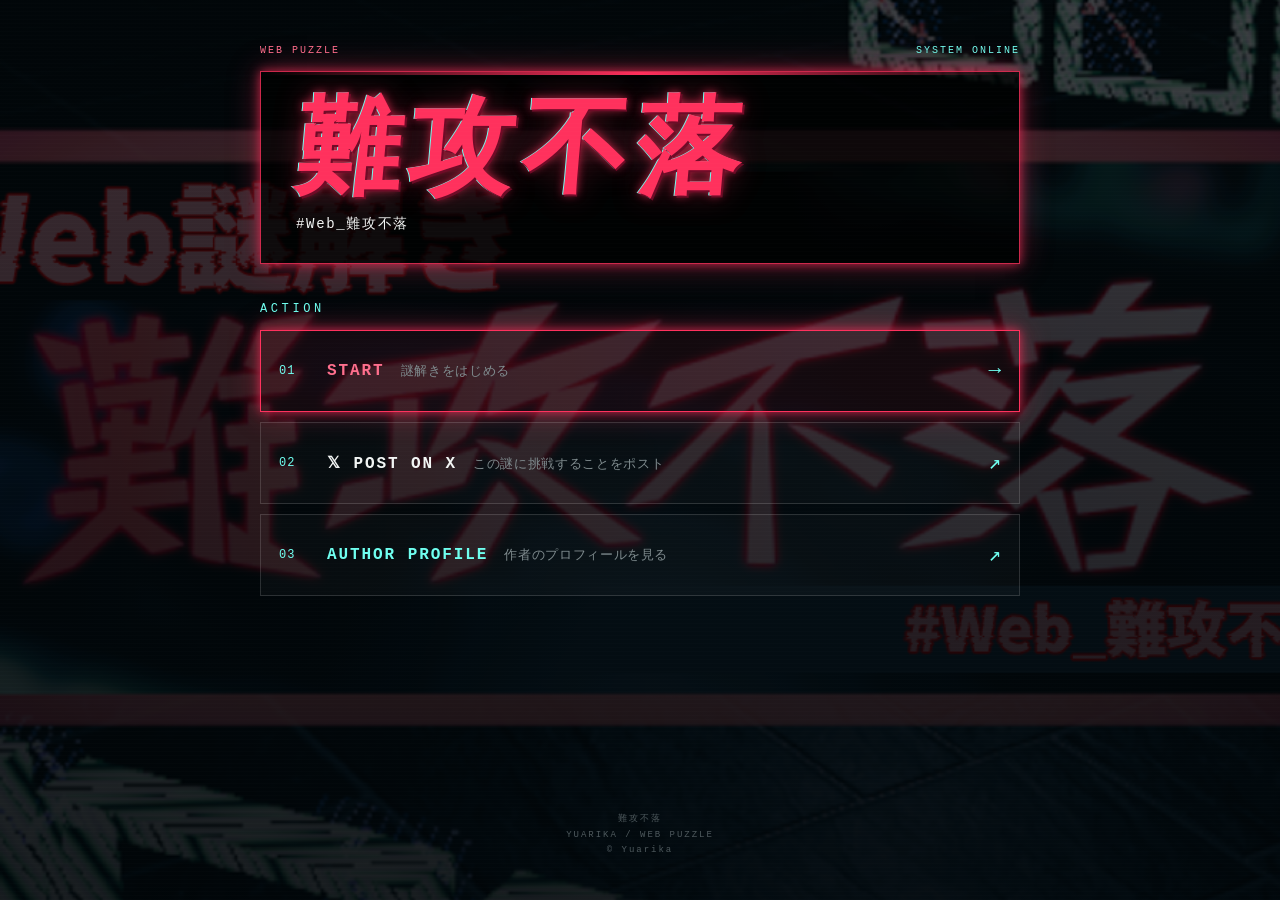
<file: index.html>
<!DOCTYPE html>
<html lang="ja">
<head>

    <meta charset="UTF-8">

    <meta
        name="viewport"
        content="width=device-width, initial-scale=1.0"
    >

    <title>難攻不落</title>

    <meta
        name="description"
        content="Web謎「難攻不落」"
    >


    <!-- =========================================================
         OGP
         ========================================================= -->

    <meta
        property="og:type"
        content="website"
    >

    <meta
        property="og:title"
        content="難攻不落"
    >

    <meta
        property="og:description"
        content="Web謎「難攻不落」"
    >

    <meta
        property="og:url"
        content="https://yuarika.github.io/Nankoufuraku/"
    >

    <meta
        property="og:image"
        content="https://yuarika.github.io/Nankoufuraku/images/Furaku.png"
    >

    <meta
        property="og:image:width"
        content="1200"
    >

    <meta
        property="og:image:height"
        content="630"
    >

    <meta
        property="og:image:type"
        content="image/png"
    >

    <meta
        property="og:image:alt"
        content="難攻不落"
    >


    <!-- =========================================================
         X CARD
         ========================================================= -->

    <meta
        name="twitter:card"
        content="summary_large_image"
    >

    <meta
        name="twitter:title"
        content="難攻不落"
    >

    <meta
        name="twitter:description"
        content="Web謎「難攻不落」"
    >

    <meta
        name="twitter:image"
        content="https://yuarika.github.io/Nankoufuraku/images/Furaku.png"
    >

    <meta
        name="twitter:image:alt"
        content="難攻不落"
    >


    <!-- =========================================================
         CSS
         ========================================================= -->

    <link
        rel="stylesheet"
        href="index.css"
    >

</head>


<body class="landing-page">

    <div class="noise"></div>


    <main class="landing">


        <!-- =====================================================
             SYSTEM HEADER
             ===================================================== -->

        <header class="system-header">

            <div class="system-id">
                WEB PUZZLE
            </div>

            <div class="system-status">
                SYSTEM ONLINE
            </div>

        </header>


        <!-- =====================================================
             TITLE
             ===================================================== -->

        <section class="title-card">

            <h1>
                難攻不落
            </h1>

            <div class="title-hashtag">
                #Web_難攻不落
            </div>

        </section>


        <!-- =====================================================
             ACTION
             ===================================================== -->

        <section class="action-section">

            <div class="section-label">
                ACTION
            </div>


            <!-- =================================================
                 START
                 ================================================= -->

            <a
                class="action-button action-start"
                href="game.html"
            >

                <span class="action-number">
                    01
                </span>

                <span class="action-content">

                    <span class="action-title">
                        START
                    </span>

                    <span class="action-description">
                        謎解きをはじめる
                    </span>

                </span>

                <span class="action-arrow">
                    →
                </span>

            </a>


            <!-- =================================================
                 POST ON X
                 ================================================= -->

            <a
                class="action-button action-x"
                id="post-on-x"
                href="#"
                target="_blank"
                rel="noopener noreferrer"
            >

                <span class="action-number">
                    02
                </span>

                <span class="action-content">

                    <span class="action-title">
                        𝕏 POST ON X
                    </span>

                    <span class="action-description">
                        この謎に挑戦することをポスト
                    </span>

                </span>

                <span class="action-arrow">
                    ↗
                </span>

            </a>


            <!-- =================================================
                 X POST SCRIPT
                 ================================================= -->

            <script>

                /*
                 * ====================================================
                 * X POST SETTINGS
                 * ====================================================
                 */

                const X_POST_TEXT =
                    "Web謎「難攻不落」に挑戦します！";

                const X_POST_URL =
                    "https://yuarika.github.io/Nankoufuraku/";

                const X_HASHTAGS =
                    "Web_難攻不落";


                /*
                 * ====================================================
                 * X POST BUTTON
                 * ====================================================
                 */

                const postButton =
                    document.getElementById("post-on-x");

                postButton.href =
                    "https://x.com/intent/post?" +
                    "text=" + encodeURIComponent(X_POST_TEXT) +
                    "&url=" + encodeURIComponent(X_POST_URL) +
                    "&hashtags=" + encodeURIComponent(X_HASHTAGS);

            </script>


            <!-- =================================================
                 AUTHOR PROFILE
                 ================================================= -->

            <a
                class="action-button action-profile"
                href="https://yuarika.github.io/Yuarika_Profile/"
                target="_blank"
                rel="noopener noreferrer"
            >

                <span class="action-number">
                    03
                </span>

                <span class="action-content">

                    <span class="action-title">
                        AUTHOR PROFILE
                    </span>

                    <span class="action-description">
                        作者のプロフィールを見る
                    </span>

                </span>

                <span class="action-arrow">
                    ↗
                </span>

            </a>

        </section>


        <!-- =====================================================
             FOOTER
             ===================================================== -->

        <footer class="landing-footer">

            <div>
                難攻不落
            </div>

            <div>
                YUARIKA / WEB PUZZLE
            </div>

            <div>
                © Yuarika
            </div>

        </footer>


    </main>


</body>
</html>
</file>
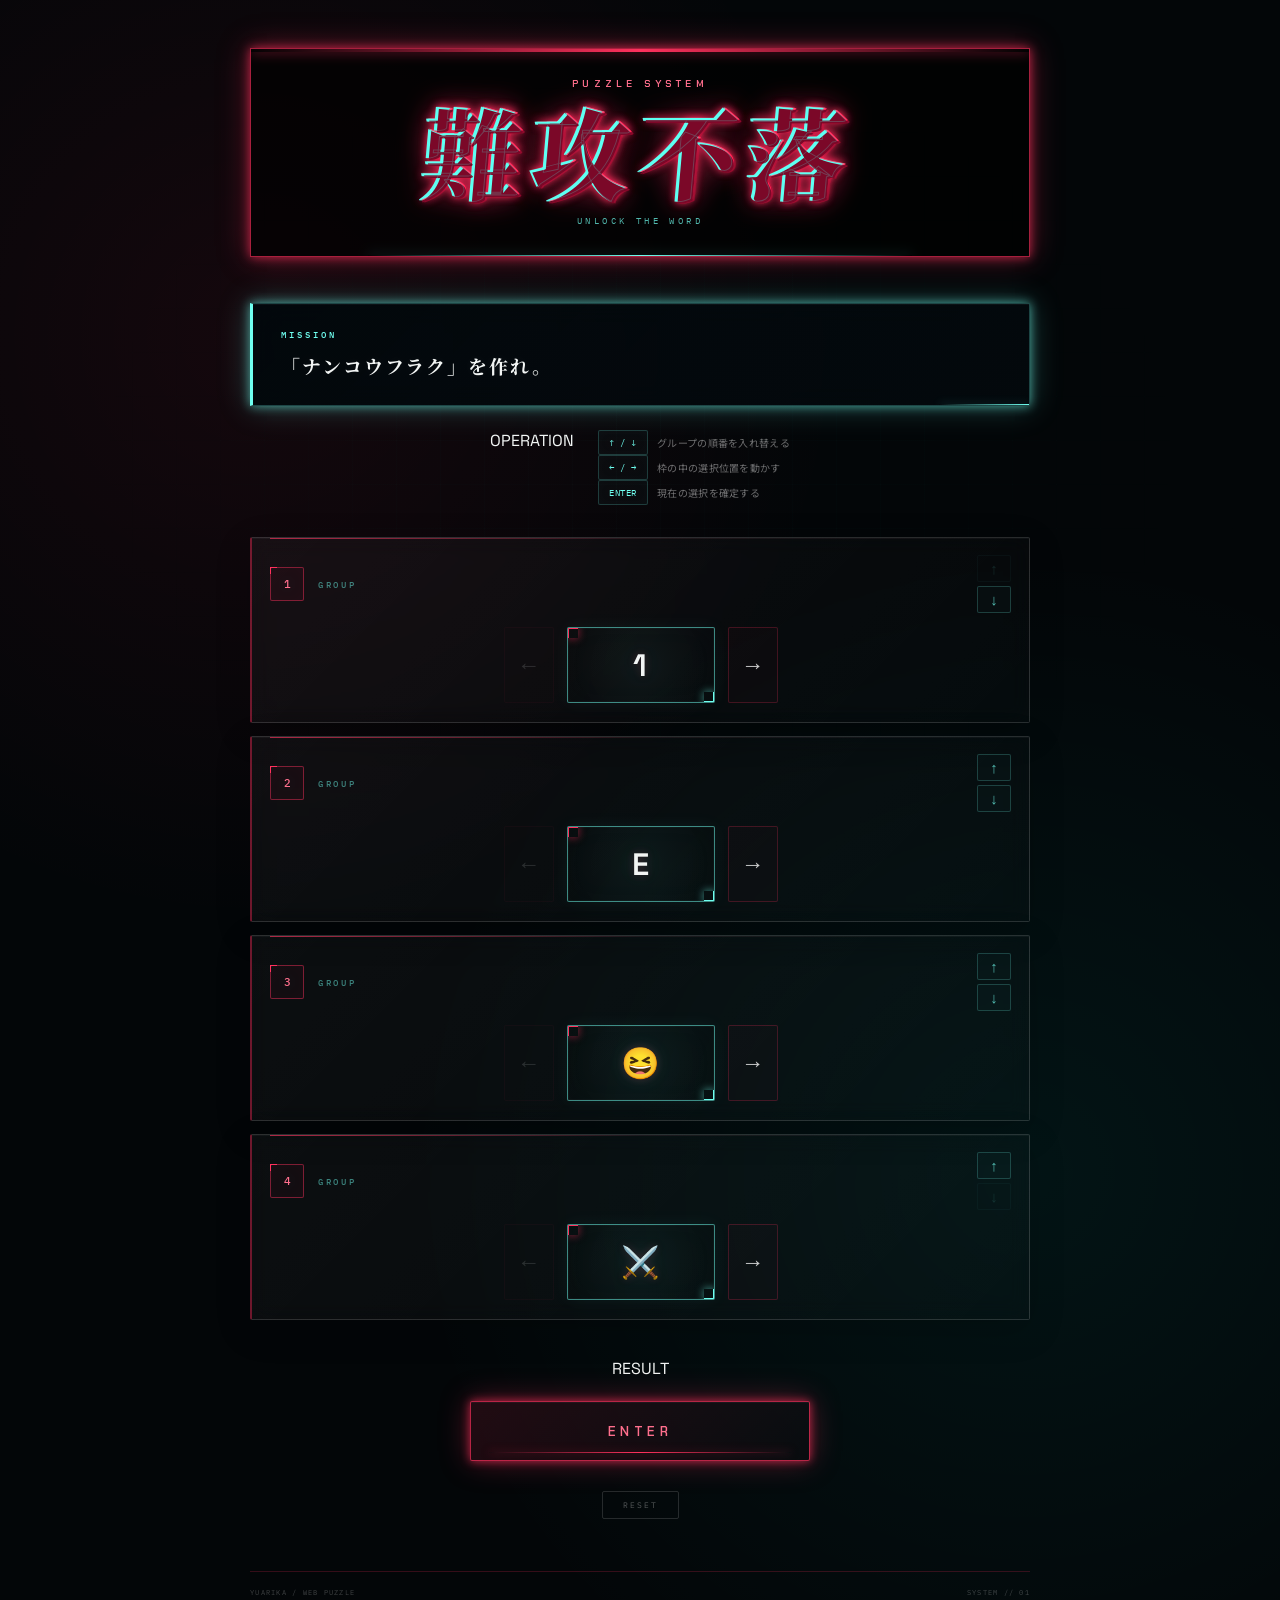
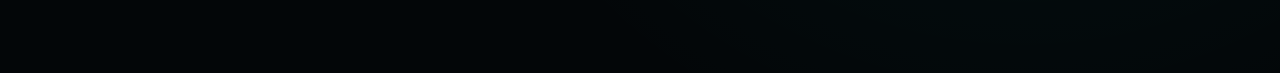
<file: game.html>
<!DOCTYPE html>
<html lang="ja">

<head>

    <meta charset="UTF-8">

    <meta
        name="viewport"
        content="width=device-width, initial-scale=1.0, maximum-scale=1.0, user-scalable=no"
    >

    <title>難攻不落 - GAME</title>

    <meta
        name="description"
        content="謎解きワールド「難攻不落」"
    >

    <meta
        name="theme-color"
        content="#05070b"
    >

    <link
        rel="preconnect"
        href="https://fonts.googleapis.com"
    >

    <link
        rel="preconnect"
        href="https://fonts.gstatic.com"
    >

    <link
        href="https://fonts.googleapis.com/css2?family=Chakra+Petch:wght@400;500;600;700&family=IBM+Plex+Mono:wght@400;500;600&family=DM+Mono:wght@400;500&family=Noto+Serif+JP:wght@400;500;600;700;900&family=Noto+Sans+JP:wght@400;500;600;700&family=Space+Grotesk:wght@400;500;600;700&display=swap"
        rel="stylesheet"
    >

    <link
        rel="stylesheet"
        href="game.css"
    >

</head>


<body>


    <!-- ============================================================
         BACKGROUND
         ============================================================ -->

    <div
        class="background-grid"
        aria-hidden="true"
    ></div>

    <div
        class="background-glow background-glow-1"
        aria-hidden="true"
    ></div>

    <div
        class="background-glow background-glow-2"
        aria-hidden="true"
    ></div>


    <!-- ============================================================
         GAME
         ============================================================ -->

    <main class="game-container">


        <!-- ========================================================
             HEADER
             ======================================================== -->

        <header class="game-header">

            <div class="system-label">
                PUZZLE SYSTEM
            </div>

            <h1 class="game-title">
                難攻不落
            </h1>

            <div class="game-subtitle">
                UNLOCK THE WORD
            </div>

            <div class="header-line"></div>

        </header>


        <!-- ========================================================
             MISSION
             ======================================================== -->

        <section class="mission">

            <div class="mission-label">
                MISSION
            </div>


            <p class="mission-text">
                「ナンコウフラク」を作れ。
            </p>

        </section>


        <!-- ========================================================
             OPERATION GUIDE
             ======================================================== -->

        <section
            class="operation-guide"
            aria-label="操作方法"
        >

            <div class="guide-title">
                OPERATION
            </div>


            <div class="guide-items">


                <div class="guide-item">

                    <span class="guide-key">
                        ↑ / ↓
                    </span>

                    <span class="guide-description">
                        グループの順番を入れ替える
                    </span>

                </div>


                <div class="guide-item">

                    <span class="guide-key">
                        ← / →
                    </span>

                    <span class="guide-description">
                        枠の中の選択位置を動かす
                    </span>

                </div>


                <div class="guide-item">

                    <span class="guide-key">
                        ENTER
                    </span>

                    <span class="guide-description">
                        現在の選択を確定する
                    </span>

                </div>


            </div>

        </section>


        <!-- ========================================================
             PUZZLE BOARD
             ======================================================== -->

        <section
            id="puzzleBoard"
            class="puzzle-board"
            aria-label="パズル"
        >
        </section>


        <!-- ========================================================
             ANSWER
             ======================================================== -->

        <section
            class="answer-area"
            aria-label="回答"
        >


            <div
                id="selectedPreview"
                class="selected-preview"
            >
            </div>


            <div
                class="result-area"
            >

                <div class="result-label">
                    RESULT
                </div>

                <div
                    id="result"
                    class="result"
                    aria-live="polite"
                >
                </div>

            </div>


            <div class="main-controls">


                <button
                    id="enterButton"
                    class="enter-button"
                    type="button"
                >

                    <span class="enter-button-text">
                        ENTER
                    </span>

                    <span class="enter-button-line"></span>

                </button>


                <button
                    id="resetButton"
                    class="reset-button"
                    type="button"
                >
                    RESET
                </button>


            </div>


        </section>


        <!-- ========================================================
             FOOTER
             ======================================================== -->

        <footer class="game-footer">

            <span>
                YUARIKA / WEB PUZZLE
            </span>

            <span>
                SYSTEM // 01
            </span>

        </footer>


    </main>


    <!-- ============================================================
         CLEAR OVERLAY
         ============================================================ -->

    <div
        id="clearOverlay"
        class="clear-overlay"
        role="dialog"
        aria-modal="true"
        aria-labelledby="clearTitle"
        aria-hidden="true"
    >


        <div
            class="clear-backdrop"
            aria-hidden="true"
        ></div>


        <div class="clear-panel">


            <div class="clear-top-line"></div>


            <div class="clear-label">
                PUZZLE CLEARED
            </div>


            <h2
                id="clearTitle"
                class="clear-title"
            >
                難攻不落
            </h2>


            <div
                id="clearAnswer"
                class="clear-answer"
            >
                CLEAR
            </div>


            <div
                id="clearReading"
                class="clear-reading"
            >
                PUZZLE COMPLETE
            </div>


            <div class="clear-divider"></div>


            <div class="clear-actions">


                <button
                    id="xPostButton"
                    class="clear-action-button x-post-button"
                    type="button"
                >

                    <span class="clear-action-main">
                        𝕏  CLEAR POST
                    </span>

                    <span class="clear-action-sub">
                        告知ポストを引用して投稿
                    </span>

                </button>


                <button
                    id="profileButton"
                    class="clear-action-button profile-button"
                    type="button"
                >

                    <span class="clear-action-main">
                        ◎  AUTHOR PROFILE
                    </span>

                    <span class="clear-action-sub">
                        作者プロフィール
                    </span>

                </button>


            </div>


            <button
                id="closeClearButton"
                class="clear-close-button"
                type="button"
            >
                CLOSE
            </button>


        </div>

    </div>


    <script src="game.js"></script>

</body>

</html>
</file>
<file: index.css>
:root {

    --bg: #030608;

    --bg-panel: rgba(5, 11, 15, 0.88);

    --pink: #ff315d;

    --pink-light: #ff6f8d;

    --cyan: #6ffff0;

    --white: #f2f5f4;

    --gray: #899499;

    --danger: #ff174f;

    --shadow-pink:
        0 0 10px rgba(255, 49, 93, 0.7),
        0 0 30px rgba(255, 49, 93, 0.35);

    --shadow-cyan:
        0 0 10px rgba(111, 255, 240, 0.6),
        0 0 30px rgba(111, 255, 240, 0.25);

    --font-main:
        Arial,
        "Noto Sans JP",
        sans-serif;

    --font-mono:
        "Courier New",
        monospace;
}


/* ================================================================
   BASE
   ================================================================ */

* {
    box-sizing: border-box;
}


html,
body {

    margin: 0;

    padding: 0;

    width: 100%;

    min-height: 100%;

    background:
        radial-gradient(
            circle at 20% 20%,
            rgba(255, 30, 80, 0.08),
            transparent 35%
        ),
        radial-gradient(
            circle at 80% 70%,
            rgba(0, 255, 240, 0.07),
            transparent 40%
        ),
        var(--bg);

    color: var(--white);

    font-family: var(--font-main);
}


body {

    min-height: 100vh;

    overflow-x: hidden;
}


button,
a {

    -webkit-tap-highlight-color: transparent;
}


button {

    font-family: inherit;
}


/* ================================================================
   NOISE
   ================================================================ */

.noise {

    position: fixed;

    inset: 0;

    pointer-events: none;

    z-index: 1000;

    opacity: 0.08;

    background-image:
        repeating-linear-gradient(
            0deg,
            rgba(255, 255, 255, 0.08) 0px,
            rgba(255, 255, 255, 0.08) 1px,
            transparent 1px,
            transparent 4px
        );

    mix-blend-mode: screen;
}


/* ================================================================
   LANDING
   ================================================================ */

.landing-page {

    background:
        linear-gradient(
            rgba(0, 5, 8, 0.76),
            rgba(0, 5, 8, 0.9)
        ),
        url("images/Furaku.png")
        center / cover fixed,
        var(--bg);
}


.landing {

    width: min(760px, 92%);

    min-height: 100vh;

    margin: 0 auto;

    padding:
        45px 0 45px;

    display: flex;

    flex-direction: column;

    align-items: center;
}


/* ================================================================
   SYSTEM HEADER
   ================================================================ */

.system-header {

    width: 100%;

    display: flex;

    align-items: center;

    justify-content: space-between;

    margin-bottom: 15px;

    font-family: var(--font-mono);

    font-size: 10px;

    letter-spacing: 0.2em;
}


.system-id {

    color: var(--pink-light);
}


.system-status {

    color: var(--cyan);
}


/* ================================================================
   TITLE
   ================================================================ */

.title-card {

    width: 100%;

    padding:
        25px 35px 30px;

    border:
        1px solid
        rgba(255, 49, 93, 0.8);

    background:
        rgba(0, 0, 0, 0.72);

    box-shadow:
        var(--shadow-pink);

    position: relative;

    overflow: hidden;
}


.title-card::before {

    content: "";

    position: absolute;

    left: 0;

    top: 0;

    width: 100%;

    height: 3px;

    background:
        linear-gradient(
            90deg,
            transparent,
            var(--pink),
            transparent
        );
}


.title-small {

    font-size: 16px;

    letter-spacing: 0.25em;

    color:
        var(--pink-light);

    margin-bottom: 5px;
}


.title-card h1 {

    margin: 0;

    font-size:
        clamp(55px, 12vw, 105px);

    line-height: 0.95;

    letter-spacing: 0.08em;

    font-weight: 900;

    color:
        var(--pink);

    text-shadow:
        2px 2px 0 #6f0b27,
        -1px 0 0 var(--cyan),
        var(--shadow-pink);

    transform:
        skewX(-5deg);
}


.title-hashtag {

    margin-top: 18px;

    font-family:
        var(--font-mono);

    font-size: 14px;

    letter-spacing: 0.12em;

    color:
        var(--white);
}


/* ================================================================
   SECTION LABEL
   ================================================================ */

.section-label {

    font-family:
        var(--font-mono);

    font-size: 12px;

    letter-spacing: 0.3em;

    color:
        var(--cyan);

    margin-bottom: 12px;
}


/* ================================================================
   ACTION
   ================================================================ */

.action-section {

    width: 100%;

    margin-top: 38px;
}


.action-section > .section-label {

    margin-bottom: 14px;
}


/* ================================================================
   ACTION BUTTON
   ================================================================ */

.action-button {

    width: 100%;

    min-height: 82px;

    margin-top: 10px;

    padding:
        12px 18px;

    display: flex;

    align-items: center;

    text-decoration: none;

    border:
        1px solid
        rgba(255, 255, 255, 0.14);

    background:
        rgba(255, 255, 255, 0.025);

    color:
        var(--white);

    transition:
        transform 0.15s ease,
        border-color 0.15s ease,
        background 0.15s ease,
        box-shadow 0.15s ease;
}


.action-button:hover {

    transform:
        translateX(4px);

    border-color:
        var(--cyan);

    background:
        rgba(111, 255, 240, 0.055);

    box-shadow:
        0 0 15px
        rgba(111, 255, 240, 0.12);
}


.action-number {

    width: 48px;

    flex-shrink: 0;

    font-family:
        var(--font-mono);

    font-size: 12px;

    letter-spacing:
        0.08em;

    color:
        var(--cyan);
}


.action-content {

    flex: 1;

    display: flex;

    align-items: baseline;

    gap: 16px;

    min-width: 0;
}


.action-title {

    flex-shrink: 0;

    font-family:
        var(--font-mono);

    font-size: 16px;

    font-weight:
        bold;

    letter-spacing:
        0.12em;

    color:
        var(--white);
}


.action-description {

    color:
        #7f8b8e;

    font-size: 13px;

    letter-spacing:
        0.05em;
}


.action-arrow {

    flex-shrink: 0;

    margin-left: 18px;

    font-family:
        var(--font-mono);

    font-size: 21px;

    color:
        var(--cyan);

    transition:
        transform 0.15s ease;
}


.action-button:hover .action-arrow {

    transform:
        translateX(4px);
}


/* ================================================================
   START BUTTON
   ================================================================ */

.action-start {

    border-color:
        var(--pink);

    background:
        rgba(255, 49, 93, 0.07);

    box-shadow:
        var(--shadow-pink);
}


.action-start:hover {

    border-color:
        var(--pink-light);

    background:
        rgba(255, 49, 93, 0.15);

    box-shadow:
        var(--shadow-pink);
}


.action-start .action-title {

    color:
        var(--pink-light);
}


/* ================================================================
   POST ON X
   ================================================================ */

.action-x:hover {

    border-color:
        var(--white);

    box-shadow:
        0 0 15px
        rgba(255, 255, 255, 0.08);
}


.action-x .action-title {

    color:
        var(--white);
}


/* ================================================================
   AUTHOR PROFILE
   ================================================================ */

.action-profile:hover {

    border-color:
        var(--cyan);

    box-shadow:
        var(--shadow-cyan);
}


.action-profile .action-title {

    color:
        var(--cyan);
}


/* ================================================================
   FOOTER
   ================================================================ */

.landing-footer {

    width: 100%;

    margin-top: auto;

    padding-top: 55px;

    display: flex;

    flex-direction: column;

    align-items: center;

    gap: 5px;

    font-family:
        var(--font-mono);

    font-size: 9px;

    letter-spacing:
        0.22em;

    color:
        #4e595d;

    text-align:
        center;
}


/* ================================================================
   MOBILE
   ================================================================ */

@media (max-width: 650px) {

    .landing {

        width:
            94%;

        padding-top:
            25px;
    }


    .system-header {

        font-size:
            8px;
    }


    .title-card {

        padding:
            20px 18px 25px;
    }


    .title-small {

        font-size:
            13px;
    }


    .title-card h1 {

        font-size:
            54px;
    }


    .title-hashtag {

        font-size:
            11px;
    }


    .action-section {

        margin-top:
            30px;
    }


    .action-button {

        min-height:
            76px;

        padding:
            10px 14px;
    }


    .action-number {

        width:
            38px;

        font-size:
            11px;
    }


    .action-content {

        flex-direction:
            column;

        align-items:
            flex-start;

        gap:
            4px;
    }


    .action-title {

        font-size:
            15px;
    }


    .action-description {

        font-size:
            11px;
    }


    .action-arrow {

        margin-left:
            10px;

        font-size:
            19px;
    }


    .landing-footer {

        padding-top:
            45px;
    }

}


/* ================================================================
   REDUCED MOTION
   ================================================================ */

@media (prefers-reduced-motion: reduce) {

    .action-button {

        transition:
            none !important;
    }

}
</file>
<file: game.css>
/*
 * ================================================================
 * 難攻不落 - Web Puzzle
 * game.css
 * ================================================================
 *
 * DESIGN:
 * ・Dark / Cyber / Futuristic
 * ・Neon Pink × Cyan
 * ・Industrial Terminal
 * ・「難攻不落」をメインビジュアルとして強調
 *
 * ================================================================
 */


/* ================================================================
 * Root
 * ================================================================ */

:root {

    --bg:
        #030608;

    --panel:
        rgba(5, 11, 15, 0.88);

    --panel-light:
        rgba(255, 255, 255, 0.035);

    --white:
        #f2f5f4;

    --white-soft:
        rgba(255,255,255,0.58);

    --white-dim:
        rgba(255,255,255,0.28);

    --gray:
        #899499;

    --line:
        rgba(255,255,255,0.13);

    --line-bright:
        rgba(255,255,255,0.28);

    --pink:
        #ff315d;

    --pink-light:
        #ff6f8d;

    --pink-dark:
        #6f0b27;

    --cyan:
        #6ffff0;

    --danger:
        #ff174f;

    --pink-soft:
        rgba(255,49,93,0.12);

    --cyan-soft:
        rgba(111,255,240,0.10);

    --shadow-pink:
        0 0 10px rgba(255,49,93,0.70),
        0 0 30px rgba(255,49,93,0.35);

    --shadow-cyan:
        0 0 10px rgba(111,255,240,0.60),
        0 0 30px rgba(111,255,240,0.25);

    --mono:
        "IBM Plex Mono",
        "DM Mono",
        "Courier New",
        monospace;

    --tech:
        "Chakra Petch",
        sans-serif;

    --body:
        "Space Grotesk",
        "Noto Sans JP",
        sans-serif;

    --jp:
        "Noto Serif JP",
        serif;

}



/* ================================================================
 * Reset
 * ================================================================ */

* {
    box-sizing: border-box;
}

html,
body {

    margin: 0;
    padding: 0;

    width: 100%;
    min-height: 100%;

    background:
        radial-gradient(
            circle at 20% 20%,
            rgba(255,30,80,0.07),
            transparent 35%
        ),
        radial-gradient(
            circle at 80% 70%,
            rgba(0,255,240,0.06),
            transparent 40%
        ),
        var(--bg);

}

html {
    background: var(--bg);
}

body {

    font-family:
        var(--body);

    color:
        var(--white);

    overflow-x:
        hidden;

    -webkit-font-smoothing:
        antialiased;

    text-rendering:
        optimizeLegibility;

}



/* ================================================================
 * Background Image
 * ================================================================ */

.background-image {

    position: fixed;
    inset: -50px;

    width:
        calc(100% + 100px);

    height:
        calc(100% + 100px);

    pointer-events:
        none;

    background-image:
        url("images/Furaku.png");

    background-position:
        center center;

    background-repeat:
        no-repeat;

    background-size:
        cover;

    filter:
        blur(13px)
        saturate(0.75)
        contrast(1.15);

    transform:
        scale(1.045);

    opacity:
        0.24;

    z-index:
        0;

}



/* ================================================================
 * Background Overlay
 * ================================================================ */

.background-overlay {

    position: fixed;
    inset: 0;

    pointer-events:
        none;

    background:
        radial-gradient(
            ellipse at center,
            rgba(3,6,8,0.24) 0%,
            rgba(3,6,8,0.68) 58%,
            rgba(2,4,6,0.94) 100%
        ),
        linear-gradient(
            180deg,
            rgba(0,0,0,0.38),
            transparent 25%,
            transparent 70%,
            rgba(0,0,0,0.72)
        );

    z-index:
        1;

}



/* ================================================================
 * Background Grid
 * ================================================================ */

.background-grid {

    position: fixed;
    inset: 0;

    pointer-events:
        none;

    background-image:
        linear-gradient(
            rgba(111,255,240,0.025) 1px,
            transparent 1px
        ),
        linear-gradient(
            90deg,
            rgba(111,255,240,0.025) 1px,
            transparent 1px
        );

    background-size:
        44px 44px;

    mask-image:
        radial-gradient(
            ellipse at center,
            black 0%,
            transparent 78%
        );

    opacity:
        0.75;

    z-index:
        2;

}



/* ================================================================
 * Background Noise
 * ================================================================ */

.background-noise {

    position: fixed;
    inset: 0;

    pointer-events:
        none;

    opacity:
        0.035;

    background-image:
        url("data:image/svg+xml,%3Csvg viewBox='0 0 180 180' xmlns='http://www.w3.org/2000/svg'%3E%3Cfilter id='n'%3E%3CfeTurbulence type='fractalNoise' baseFrequency='.8' numOctaves='4' stitchTiles='stitch'/%3E%3C/filter%3E%3Crect width='100%25' height='100%25' filter='url(%23n)' opacity='.8'/%3E%3C/svg%3E");

    z-index:
        3;

}



/* ================================================================
 * Main Container
 * ================================================================ */

.game-container {

    position:
        relative;

    z-index:
        4;

    width:
        min(
            780px,
            calc(100% - 32px)
        );

    margin:
        0 auto;

    padding:
        48px 0 76px;

}



/* ================================================================
 * Header
 * ================================================================ */

.game-header {

    position:
        relative;

    text-align:
        center;

    margin-bottom:
        46px;

    padding:
        28px 20px 30px;

    border:
        1px solid
        rgba(255,49,93,0.65);

    background:
        rgba(0,0,0,0.64);

    box-shadow:
        var(--shadow-pink);

    overflow:
        hidden;

}



/* pink top line */

.game-header::before {

    content:
        "";

    position:
        absolute;

    top:
        0;

    left:
        0;

    width:
        100%;

    height:
        3px;

    background:
        linear-gradient(
            90deg,
            transparent,
            var(--pink),
            transparent
        );

    box-shadow:
        0 0 12px
        rgba(255,49,93,0.75);

}



/* cyan bottom line */

.game-header::after {

    content:
        "";

    position:
        absolute;

    bottom:
        0;

    left:
        15%;

    width:
        70%;

    height:
        1px;

    background:
        linear-gradient(
            90deg,
            transparent,
            var(--cyan),
            transparent
        );

    box-shadow:
        0 0 12px
        rgba(111,255,240,0.5);

}



/* ================================================================
 * Header Labels
 * ================================================================ */

.system-label,
.header-system {

    margin-bottom:
        10px;

    font-family:
        var(--tech);

    font-size:
        10px;

    font-weight:
        600;

    letter-spacing:
        0.42em;

    color:
        var(--pink-light);

    text-transform:
        uppercase;

}



/* ================================================================
 * Main Title
 * ================================================================ */

.game-header h1,
.game-title {

    position:
        relative;

    margin:
        0;

    font-family:
        var(--jp);

    font-size:
        clamp(
            55px,
            12vw,
            100px
        );

    font-weight:
        900;

    letter-spacing:
        0.08em;

    line-height:
        0.98;

    color:
        var(--pink);

    text-shadow:
        2px 2px 0
        var(--pink-dark),

        -1px 0 0
        var(--cyan),

        0 0 10px
        rgba(255,49,93,0.85),

        0 0 30px
        rgba(255,49,93,0.42);

    transform:
        skewX(-5deg);

    filter:
        saturate(1.15);

}



/* ================================================================
 * Title Glitch Accent
 * ================================================================ */

.game-header h1::before,
.game-title::before {

    content:
        "難攻不落";

    position:
        absolute;

    left:
        50%;

    top:
        0;

    transform:
        translateX(-50%)
        translateX(-2px);

    width:
        100%;

    color:
        transparent;

    -webkit-text-stroke:
        1px
        rgba(111,255,240,0.22);

    pointer-events:
        none;

}



/* ================================================================
 * Header Status
 * ================================================================ */

.header-status,
.game-subtitle {

    margin-top:
        17px;

    font-family:
        var(--mono);

    font-size:
        9px;

    letter-spacing:
        0.38em;

    color:
        var(--cyan);

    opacity:
        0.72;

}



/* ================================================================
 * Mission
 * ================================================================ */

.mission {

    position:
        relative;

    padding:
        25px 28px 26px;

    margin-bottom:
        24px;

    border:
        1px solid
        rgba(111,255,240,0.25);

    border-left:
        3px solid
        var(--cyan);

    border-radius:
        0;

    background:
        linear-gradient(
            135deg,
            rgba(0,8,12,0.88),
            rgba(5,11,15,0.68)
        );

    backdrop-filter:
        blur(12px);

    box-shadow:
        var(--shadow-cyan),
        inset 0 1px 0
        rgba(255,255,255,0.035);

    overflow:
        hidden;

}



/* corner */

.mission::before {

    content:
        "";

    position:
        absolute;

    top:
        -1px;

    left:
        -1px;

    width:
        42px;

    height:
        42px;

    border-top:
        1px solid
        var(--cyan);

    border-left:
        1px solid
        var(--cyan);

    opacity:
        0.8;

}



.mission::after {

    content:
        "";

    position:
        absolute;

    right:
        0;

    bottom:
        0;

    width:
        90px;

    height:
        1px;

    background:
        linear-gradient(
            90deg,
            transparent,
            var(--cyan)
        );

    box-shadow:
        0 0 8px
        rgba(111,255,240,0.45);

}



/* ================================================================
 * Mission Label
 * ================================================================ */

.mission-label {

    margin-bottom:
        12px;

    font-family:
        var(--mono);

    font-size:
        9px;

    font-weight:
        500;

    letter-spacing:
        0.34em;

    color:
        var(--cyan);

}



/* ================================================================
 * Mission Text
 * ================================================================ */

.mission-text {

    margin:
        0;

    font-family:
        var(--jp);

    font-size:
        19px;

    font-weight:
        700;

    letter-spacing:
        0.10em;

    color:
        var(--white);

    text-shadow:
        0 0 12px
        rgba(255,255,255,0.08);

}



/* ================================================================
 * Operation Guide
 * ================================================================ */

.operation-guide {

    display:
        flex;

    justify-content:
        center;

    flex-wrap:
        wrap;

    gap:
        9px 24px;

    margin-bottom:
        32px;

}



.guide-item {

    display:
        flex;

    align-items:
        center;

    gap:
        9px;

}



.guide-key {

    display:
        inline-flex;

    align-items:
        center;

    justify-content:
        center;

    min-width:
        50px;

    height:
        25px;

    padding:
        0 9px;

    border:
        1px solid
        rgba(111,255,240,0.20);

    border-radius:
        2px;

    background:
        rgba(111,255,240,0.025);

    font-family:
        var(--mono);

    font-size:
        9px;

    letter-spacing:
        0.05em;

    color:
        var(--cyan);

    box-shadow:
        inset 0 0 12px
        rgba(111,255,240,0.025);

}



.guide-description,
.guide-text {

    font-family:
        "Noto Sans JP",
        sans-serif;

    font-size:
        10px;

    letter-spacing:
        0.03em;

    color:
        rgba(255,255,255,0.42);

}



/* ================================================================
 * Puzzle Board
 * ================================================================ */

.puzzle-board {

    display:
        flex;

    flex-direction:
        column;

    gap:
        13px;

    width:
        100%;

    position:
        relative;

}



/* ================================================================
 * Puzzle Group
 * ================================================================ */

.puzzle-group {

    position:
        relative;

    width:
        100%;

    padding:
        17px 18px 19px;

    border:
        1px solid
        rgba(255,255,255,0.14);

    border-left:
        2px solid
        rgba(255,49,93,0.42);

    border-radius:
        2px;

    background:
        linear-gradient(
            135deg,
            rgba(255,255,255,0.040),
            rgba(255,255,255,0.012)
        );

    backdrop-filter:
        blur(10px);

    box-shadow:
        0 10px 35px
        rgba(0,0,0,0.18),

        inset 0 1px 0
        rgba(255,255,255,0.035);

    overflow:
        hidden;

    transition:
        transform 320ms cubic-bezier(0.22,1,0.36,1),
        border-color 0.25s ease,
        background 0.25s ease,
        box-shadow 0.25s ease;

}



/* top accent */

.puzzle-group::before {

    content:
        "";

    position:
        absolute;

    left:
        18px;

    right:
        18px;

    top:
        0;

    height:
        1px;

    background:
        linear-gradient(
            90deg,
            var(--pink),
            rgba(255,49,93,0.08),
            transparent
        );

    opacity:
        0.65;

    pointer-events:
        none;

}



.puzzle-group:hover {

    border-color:
        rgba(255,49,93,0.42);

    border-left-color:
        var(--pink);

    background:
        linear-gradient(
            135deg,
            rgba(255,49,93,0.055),
            rgba(255,255,255,0.018)
        );

    box-shadow:
        0 14px 40px
        rgba(0,0,0,0.22),

        0 0 20px
        rgba(255,49,93,0.045),

        inset 0 1px 0
        rgba(255,255,255,0.05);

}



/* ================================================================
 * Group Header
 * ================================================================ */

.group-header {

    display:
        grid;

    grid-template-columns:
        48px
        1fr
        auto;

    align-items:
        center;

    min-height:
        40px;

    margin-bottom:
        14px;

}



/* ================================================================
 * Group Number
 * ================================================================ */

.group-number {

    position:
        relative;

    display:
        flex;

    align-items:
        center;

    justify-content:
        center;

    width:
        34px;

    height:
        34px;

    border:
        1px solid
        rgba(255,49,93,0.45);

    border-radius:
        2px;

    background:
        rgba(255,49,93,0.035);

    font-family:
        var(--mono);

    font-size:
        11px;

    font-weight:
        500;

    color:
        var(--pink-light);

    box-shadow:
        inset 0 0 15px
        rgba(255,49,93,0.025);

}



.group-number::before {

    content:
        "";

    position:
        absolute;

    width:
        6px;

    height:
        6px;

    top:
        -1px;

    left:
        -1px;

    border-top:
        1px solid
        var(--pink);

    border-left:
        1px solid
        var(--pink);

}



/* ================================================================
 * Order Text
 * ================================================================ */

.order-text {

    font-family:
        var(--mono);

    font-size:
        9px;

    font-weight:
        500;

    letter-spacing:
        0.30em;

    color:
        rgba(111,255,240,0.48);

}



/* ================================================================
 * Move Controls
 * ================================================================ */

.move-controls {

    display:
        flex;

    flex-direction:
        column;

    align-items:
        center;

    justify-content:
        center;

    gap:
        4px;

}



.move-button {

    display:
        flex;

    align-items:
        center;

    justify-content:
        center;

    width:
        34px;

    height:
        27px;

    padding:
        0;

    border:
        1px solid
        rgba(111,255,240,0.20);

    border-radius:
        2px;

    background:
        rgba(111,255,240,0.02);

    color:
        rgba(111,255,240,0.72);

    font-family:
        sans-serif;

    font-size:
        15px;

    line-height:
        1;

    cursor:
        pointer;

    user-select:
        none;

    transition:
        background 0.15s ease,
        border-color 0.15s ease,
        color 0.15s ease,
        transform 0.15s ease,
        box-shadow 0.15s ease;

}



.move-button:hover:not(:disabled) {

    background:
        rgba(111,255,240,0.08);

    border-color:
        var(--cyan);

    color:
        #ffffff;

    box-shadow:
        var(--shadow-cyan);

    transform:
        scale(1.04);

}



.move-button:active:not(:disabled) {

    transform:
        scale(0.92);

}



.move-button:disabled {

    opacity:
        0.16;

    cursor:
        default;

    transform:
        none;

}



/* ================================================================
 * Choice Area
 * ================================================================ */

.choice-area {

    display:
        flex;

    align-items:
        center;

    justify-content:
        center;

    width:
        100%;

    gap:
        13px;

}



/* ================================================================
 * Selection Window
 * ================================================================ */

.selection-window {

    position:
        relative;

    width:
        148px;

    height:
        76px;

    display:
        flex;

    align-items:
        center;

    justify-content:
        center;

    overflow:
        hidden;

    flex-shrink:
        0;

    border:
        1px solid
        rgba(111,255,240,0.52);

    border-radius:
        2px;

    background:
        radial-gradient(
            circle at center,
            rgba(111,255,240,0.055),
            rgba(0,0,0,0.20)
        );

    box-shadow:
        inset 0 0 0 1px
        rgba(255,255,255,0.025),

        inset 0 0 30px
        rgba(111,255,240,0.025),

        0 0 18px
        rgba(111,255,240,0.055);

    transition:
        border-color 0.2s ease,
        box-shadow 0.2s ease;

}



/* corner marks */

.selection-window::before,
.selection-window::after {

    content:
        "";

    position:
        absolute;

    width:
        9px;

    height:
        9px;

    pointer-events:
        none;

}



.selection-window::before {

    left:
        -1px;

    top:
        -1px;

    border-left:
        2px solid
        var(--pink);

    border-top:
        2px solid
        var(--pink);

    box-shadow:
        0 0 8px
        rgba(255,49,93,0.6);

}



.selection-window::after {

    right:
        -1px;

    bottom:
        -1px;

    border-right:
        2px solid
        var(--cyan);

    border-bottom:
        2px solid
        var(--cyan);

    box-shadow:
        0 0 8px
        rgba(111,255,240,0.6);

}



/* ================================================================
 * Selected Item
 * ================================================================ */

.selected-item {

    width:
        100%;

    height:
        100%;

    display:
        flex;

    align-items:
        center;

    justify-content:
        center;

    color:
        var(--white);

    font-family:
        var(--body);

    font-size:
        31px;

    font-weight:
        600;

    line-height:
        1;

    letter-spacing:
        0.03em;

    user-select:
        none;

    pointer-events:
        none;

    overflow:
        hidden;

    text-shadow:
        0 0 8px
        rgba(255,49,93,0.18),

        0 0 18px
        rgba(111,255,240,0.10);

    transition:
        opacity 0.15s ease,
        transform 0.15s ease;

}



.selected-item.is-item-moving {

    opacity:
        0;

    transform:
        scale(0.88)
        translateX(4px);

}



/* ================================================================
 * Horizontal Move Buttons
 * ================================================================ */

.item-move-button {

    width:
        50px;

    height:
        76px;

    display:
        flex;

    align-items:
        center;

    justify-content:
        center;

    flex-shrink:
        0;

    padding:
        0;

    border:
        1px solid
        rgba(255,49,93,0.22);

    border-radius:
        2px;

    background:
        rgba(255,49,93,0.025);

    color:
        rgba(255,255,255,0.78);

    font-family:
        sans-serif;

    font-size:
        23px;

    line-height:
        1;

    cursor:
        pointer;

    user-select:
        none;

    transition:
        background 0.15s ease,
        border-color 0.15s ease,
        color 0.15s ease,
        transform 0.15s ease,
        box-shadow 0.15s ease;

}



.item-move-button:hover:not(:disabled) {

    background:
        rgba(255,49,93,0.09);

    border-color:
        var(--pink);

    color:
        #ffffff;

    box-shadow:
        var(--shadow-pink);

    transform:
        scale(1.035);

}



.item-move-button:active:not(:disabled) {

    transform:
        scale(0.94);

}



.item-move-button:disabled {

    opacity:
        0.17;

    cursor:
        default;

    transform:
        none;

}



/* ================================================================
 * Old Choice UI
 * ================================================================ */

.group-buttons,
.choice-button,
.choice-button.selected {

    display:
        none !important;

}



/* ================================================================
 * Moving State
 * ================================================================ */

.puzzle-board.is-moving,
.puzzle-board.is-moving-items {

    pointer-events:
        none;

}



/* ================================================================
 * Board Error
 * ================================================================ */

.puzzle-board.board-error .puzzle-group {

    animation:
        puzzle-error
        0.65s ease;

}



@keyframes puzzle-error {

    0%,
    100% {

        transform:
            translateX(0);

    }

    15% {

        transform:
            translateX(-6px);

    }

    30% {

        transform:
            translateX(6px);

    }

    45% {

        transform:
            translateX(-4px);

    }

    60% {

        transform:
            translateX(4px);

    }

    75% {

        transform:
            translateX(-2px);

    }

}



/* ================================================================
 * Board Clear
 * ================================================================ */

.puzzle-board.board-clear .puzzle-group {

    border-color:
        rgba(111,255,240,0.55);

    border-left-color:
        var(--cyan);

    background:
        linear-gradient(
            135deg,
            rgba(111,255,240,0.075),
            rgba(111,255,240,0.025)
        );

    box-shadow:
        0 0 35px
        rgba(111,255,240,0.07),

        inset 0 0 30px
        rgba(111,255,240,0.025);

}



/* ================================================================
 * Answer Area
 * ================================================================ */

.answer-area {

    margin-top:
        38px;

    text-align:
        center;

}



.answer-label {

    margin-bottom:
        15px;

    font-family:
        var(--mono);

    font-size:
        9px;

    font-weight:
        500;

    letter-spacing:
        0.38em;

    color:
        var(--pink-light);

}



.selected-preview {

    display:
        none !important;

}



/* ================================================================
 * Enter Button
 * ================================================================ */

.enter-button {

    position:
        relative;

    width:
        min(
            340px,
            100%
        );

    height:
        60px;

    margin:
        0 auto;

    display:
        flex;

    align-items:
        center;

    justify-content:
        center;

    overflow:
        hidden;

    padding:
        0;

    border:
        1px solid
        rgba(255,49,93,0.70);

    border-radius:
        2px;

    background:
        linear-gradient(
            135deg,
            rgba(255,49,93,0.12),
            rgba(255,49,93,0.025)
        );

    color:
        #ffffff;

    cursor:
        pointer;

    box-shadow:
        var(--shadow-pink),

        inset 0 1px 0
        rgba(255,255,255,0.04);

    transition:
        background 0.18s ease,
        border-color 0.18s ease,
        box-shadow 0.18s ease,
        transform 0.15s ease,
        opacity 0.18s ease;

}



.enter-button::before {

    content:
        "";

    position:
        absolute;

    left:
        -100%;

    top:
        0;

    width:
        45%;

    height:
        100%;

    background:
        linear-gradient(
            90deg,
            transparent,
            rgba(255,255,255,0.10),
            transparent
        );

    transform:
        skewX(-20deg);

    transition:
        left 0.55s ease;

}



.enter-button:hover:not(:disabled)::before {

    left:
        150%;

}



.enter-button:hover:not(:disabled) {

    background:
        linear-gradient(
            135deg,
            rgba(255,49,93,0.20),
            rgba(255,49,93,0.045)
        );

    border-color:
        var(--pink-light);

    box-shadow:
        0 0 12px
        rgba(255,49,93,0.80),

        0 0 38px
        rgba(255,49,93,0.28);

}



.enter-button:active:not(:disabled) {

    transform:
        scale(0.985);

}



.enter-button:disabled {

    opacity:
        0.28;

    cursor:
        default;

}



.enter-button-text {

    position:
        relative;

    z-index:
        2;

    font-family:
        var(--tech);

    font-size:
        13px;

    font-weight:
        600;

    letter-spacing:
        0.34em;

    color:
        var(--pink-light);

}



.enter-button-line {

    position:
        absolute;

    left:
        18px;

    right:
        18px;

    bottom:
        7px;

    height:
        1px;

    background:
        linear-gradient(
            90deg,
            transparent,
            var(--pink),
            transparent
        );

    box-shadow:
        0 0 8px
        rgba(255,49,93,0.5);

}



/* ================================================================
 * Result
 * ================================================================ */

.result {

    min-height:
        0;

    margin-top:
        22px;

    text-align:
        center;

}



.result-checking {

    min-height:
        32px;

    color:
        var(--cyan);

    font-family:
        var(--mono);

    font-size:
        9px;

    letter-spacing:
        0.22em;

}



.decoded-result {

    display:
        block;

    font-family:
        var(--jp);

    font-size:
        25px;

    font-weight:
        800;

    letter-spacing:
        0.18em;

    line-height:
        1.5;

    color:
        var(--cyan);

    text-shadow:
        var(--shadow-cyan);

}



.result small {

    display:
        block;

    margin-top:
        6px;

    font-family:
        var(--mono);

    font-size:
        8px;

    letter-spacing:
        0.22em;

    color:
        rgba(111,255,240,0.48);

}



.result-wrong {

    animation:
        result-wrong
        0.5s ease;

}



.result-clear {

    animation:
        result-clear
        0.55s ease;

}



@keyframes result-wrong {

    0% {

        opacity:
            0;

        transform:
            translateY(5px);

    }

    100% {

        opacity:
            1;

        transform:
            translateY(0);

    }

}



@keyframes result-clear {

    0% {

        opacity:
            0;

        transform:
            scale(0.94);

    }

    100% {

        opacity:
            1;

        transform:
            scale(1);

    }

}



/* ================================================================
 * Reset Button
 * ================================================================ */

.reset-button {

    display:
        block;

    margin:
        30px auto 0;

    padding:
        8px 20px;

    border:
        1px solid
        rgba(255,255,255,0.14);

    border-radius:
        2px;

    background:
        transparent;

    color:
        rgba(255,255,255,0.32);

    font-family:
        var(--mono);

    font-size:
        8px;

    letter-spacing:
        0.25em;

    cursor:
        pointer;

    transition:
        color 0.15s ease,
        border-color 0.15s ease,
        background 0.15s ease;

}



.reset-button:hover {

    color:
        var(--cyan);

    border-color:
        rgba(111,255,240,0.40);

    background:
        rgba(111,255,240,0.035);

    box-shadow:
        0 0 14px
        rgba(111,255,240,0.08);

}



/* ================================================================
 * Footer
 * ================================================================ */

.game-footer {

    display:
        flex;

    justify-content:
        space-between;

    margin-top:
        52px;

    padding-top:
        16px;

    border-top:
        1px solid
        rgba(255,49,93,0.20);

    font-family:
        var(--mono);

    font-size:
        7px;

    letter-spacing:
        0.18em;

    color:
        rgba(255,255,255,0.24);

}



/* ================================================================
 * Clear Overlay
 * ================================================================ */

.clear-overlay {

    position:
        fixed;

    inset:
        0;

    z-index:
        100;

    display:
        flex;

    align-items:
        center;

    justify-content:
        center;

    padding:
        20px;

    visibility:
        hidden;

    opacity:
        0;

    pointer-events:
        none;

    transition:
        opacity 0.35s ease,
        visibility 0.35s ease;

}



.clear-overlay.show {

    visibility:
        visible;

    opacity:
        1;

    pointer-events:
        auto;

}



/* ================================================================
 * Clear Background
 * ================================================================ */

.clear-overlay-background {

    position:
        absolute;

    inset:
        0;

    background:
        radial-gradient(
            circle at center,
            rgba(111,255,240,0.08),
            transparent 45%
        ),

        rgba(3,6,8,0.95);

    backdrop-filter:
        blur(12px);

}



/* ================================================================
 * Clear Panel
 * ================================================================ */

.clear-panel {

    position:
        relative;

    z-index:
        2;

    width:
        min(
            500px,
            100%
        );

    padding:
        46px 36px 38px;

    border:
        1px solid
        rgba(111,255,240,0.50);

    border-radius:
        2px;

    background:
        linear-gradient(
            135deg,
            rgba(5,15,16,0.98),
            rgba(3,9,11,0.98)
        );

    text-align:
        center;

    box-shadow:
        0 30px 100px
        rgba(0,0,0,0.62),

        var(--shadow-cyan),

        inset 0 1px 0
        rgba(255,255,255,0.045);

    animation:
        clear-panel-in
        0.45s
        cubic-bezier(0.22,1,0.36,1);

}



/* corners */

.clear-panel::before,
.clear-panel::after {

    content:
        "";

    position:
        absolute;

    width:
        25px;

    height:
        25px;

}



.clear-panel::before {

    top:
        -1px;

    left:
        -1px;

    border-top:
        2px solid
        var(--cyan);

    border-left:
        2px solid
        var(--cyan);

    box-shadow:
        0 0 10px
        rgba(111,255,240,0.5);

}



.clear-panel::after {

    right:
        -1px;

    bottom:
        -1px;

    border-right:
        2px solid
        var(--cyan);

    border-bottom:
        2px solid
        var(--cyan);

    box-shadow:
        0 0 10px
        rgba(111,255,240,0.5);

}



@keyframes clear-panel-in {

    0% {

        opacity:
            0;

        transform:
            translateY(18px)
            scale(0.96);

    }

    100% {

        opacity:
            1;

        transform:
            translateY(0)
            scale(1);

    }

}



/* ================================================================
 * Clear Content
 * ================================================================ */

.clear-label {

    font-family:
        var(--mono);

    font-size:
        9px;

    font-weight:
        500;

    letter-spacing:
        0.38em;

    color:
        var(--cyan);

    opacity:
        0.82;

}



.clear-title {

    margin:
        18px 0 0;

    font-family:
        var(--jp);

    font-size:
        31px;

    font-weight:
        700;

    letter-spacing:
        0.18em;

    color:
        var(--white);

    text-shadow:
        0 0 18px
        rgba(111,255,240,0.18);

}



.clear-answer {

    margin-top:
        30px;

    font-family:
        var(--jp);

    font-size:
        26px;

    font-weight:
        800;

    letter-spacing:
        0.20em;

    line-height:
        1.5;

    color:
        var(--cyan);

    text-shadow:
        var(--shadow-cyan);

}



.clear-reading {

    margin-top:
        8px;

    font-family:
        var(--mono);

    font-size:
        10px;

    letter-spacing:
        0.30em;

    color:
        var(--cyan);

    opacity:
        0.80;

}



/* ================================================================
 * Clear Actions
 * ================================================================ */

.clear-actions {

    display:
        flex;

    flex-direction:
        column;

    align-items:
        center;

    gap:
        10px;

    margin-top:
        32px;

}



.clear-action-button {

    position:
        relative;

    width:
        min(
            300px,
            100%
        );

    height:
        46px;

    padding:
        0 20px;

    border:
        1px solid
        rgba(111,255,240,0.30);

    border-radius:
        2px;

    background:
        rgba(111,255,240,0.025);

    color:
        rgba(255,255,255,0.86);

    font-family:
        var(--mono);

    font-size:
        9px;

    letter-spacing:
        0.16em;

    cursor:
        pointer;

    transition:
        background 0.15s ease,
        border-color 0.15s ease,
        box-shadow 0.15s ease,
        transform 0.15s ease;

}



.clear-action-button:hover {

    background:
        rgba(111,255,240,0.08);

    border-color:
        var(--cyan);

    box-shadow:
        var(--shadow-cyan);

}



.clear-action-button:active {

    transform:
        scale(0.97);

}



.action-icon {

    display:
        inline-block;

    margin-right:
        9px;

    font-size:
        14px;

    vertical-align:
        -1px;

}



.x-button {

    border-color:
        rgba(255,49,93,0.40);

}



.x-button:hover {

    border-color:
        var(--pink);

    box-shadow:
        var(--shadow-pink);

    background:
        rgba(255,49,93,0.08);

}



/* ================================================================
 * Clear Close Button
 * ================================================================ */

.clear-close-button {

    margin-top:
        22px;

    min-width:
        155px;

    height:
        43px;

    padding:
        0 22px;

    border:
        1px solid
        rgba(111,255,240,0.35);

    border-radius:
        2px;

    background:
        rgba(111,255,240,0.025);

    color:
        rgba(255,255,255,0.86);

    font-family:
        var(--mono);

    font-size:
        9px;

    letter-spacing:
        0.25em;

    cursor:
        pointer;

    transition:
        background 0.15s ease,
        border-color 0.15s ease,
        box-shadow 0.15s ease,
        transform 0.15s ease;

}



.clear-close-button:hover {

    background:
        rgba(111,255,240,0.09);

    border-color:
        var(--cyan);

    box-shadow:
        var(--shadow-cyan);

}



.clear-close-button:active {

    transform:
        scale(0.97);

}



/* ================================================================
 * Mobile
 * ================================================================ */

@media (max-width: 600px) {

    .game-container {

        width:
            calc(100% - 20px);

        padding:
            28px 0 48px;

    }



    .game-header {

        margin-bottom:
            34px;

        padding:
            22px 14px 25px;

    }



    .game-header h1,
    .game-title {

        font-size:
            clamp(
                48px,
                13vw,
                70px
            );

        letter-spacing:
            0.06em;

    }



    .mission {

        padding:
            21px 17px 22px;

    }



    .mission-text {

        font-size:
            16px;

        letter-spacing:
            0.07em;

    }



    .operation-guide {

        flex-direction:
            column;

        align-items:
            flex-start;

        gap:
            7px;

        padding:
            0 5px;

    }



    .puzzle-board {

        gap:
            9px;

    }



    .puzzle-group {

        padding:
            13px 10px 15px;

    }



    .group-header {

        grid-template-columns:
            38px
            1fr
            auto;

        margin-bottom:
            11px;

    }



    .group-number {

        width:
            29px;

        height:
            29px;

        font-size:
            10px;

    }



    .move-button {

        width:
            30px;

        height:
            25px;

        font-size:
            14px;

    }



    .choice-area {

        gap:
            7px;

    }



    .selection-window {

        width:
            98px;

        height:
            61px;

    }



    .selected-item {

        font-size:
            25px;

    }



    .item-move-button {

        width:
            42px;

        height:
            61px;

        font-size:
            21px;

    }



    .enter-button {

        width:
            100%;

        height:
            55px;

    }



    .clear-panel {

        padding:
            36px 20px 31px;

    }



    .clear-title {

        font-size:
            25px;

    }



    .clear-answer {

        font-size:
            21px;

    }



    .clear-action-button {

        width:
            100%;

    }



    .game-footer {

        flex-direction:
            column;

        align-items:
            center;

        gap:
            7px;

    }

}



/* ================================================================
 * Very Small Mobile
 * ================================================================ */

@media (max-width: 380px) {

    .selection-window {

        width:
            82px;

        height:
            56px;

    }



    .selected-item {

        font-size:
            23px;

    }



    .item-move-button {

        width:
            38px;

        height:
            56px;

        font-size:
            20px;

    }



    .choice-area {

        gap:
            5px;

    }



    .game-header h1,
    .game-title {

        font-size:
            45px;

    }

}



/* ================================================================
 * Reduced Motion
 * ================================================================ */

@media (prefers-reduced-motion: reduce) {

    *,
    *::before,
    *::after {

        animation-duration:
            0.01ms !important;

        animation-iteration-count:
            1 !important;

        transition-duration:
            0.01ms !important;

    }

}
</file>
